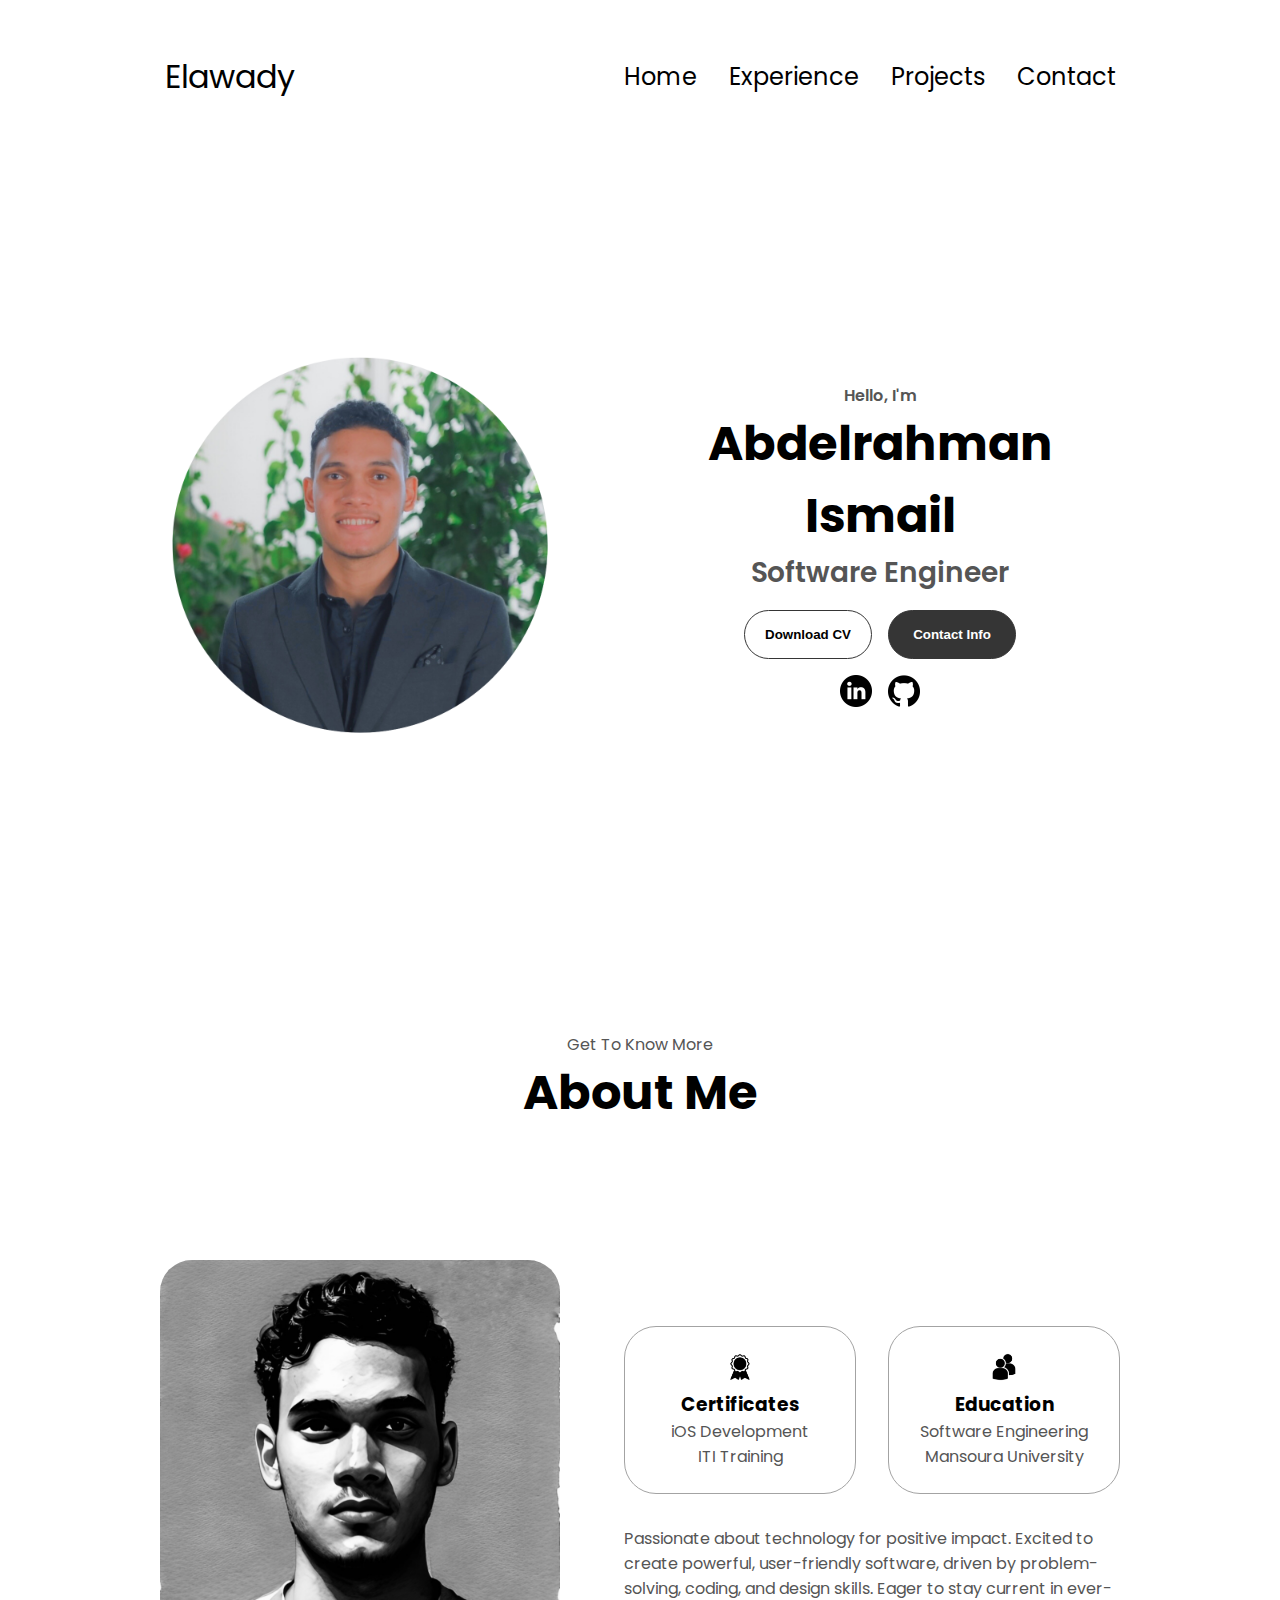
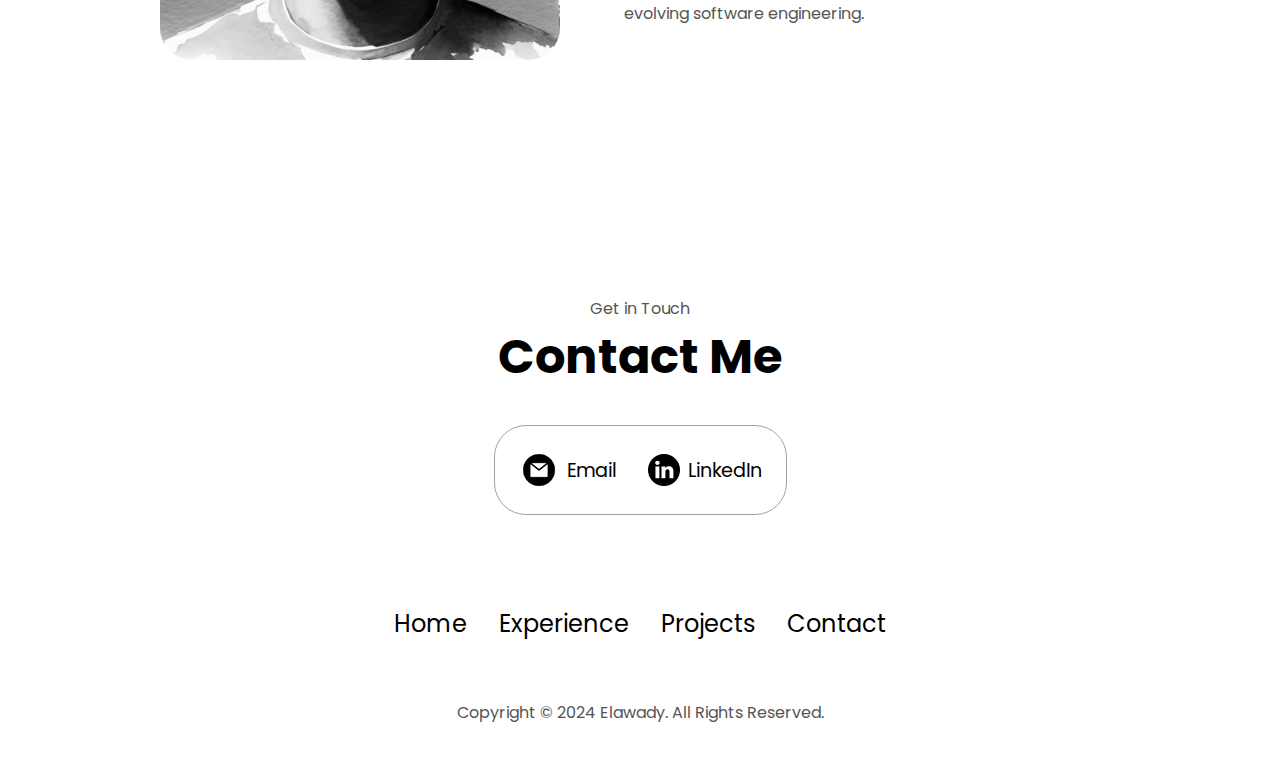
<file: index.html>
<!DOCTYPE html>
<html lang="en">

<head>
  <meta charset="UTF-8">
  <meta name="viewport" content="width=device-width, initial-scale=1.0">
  <title>My Portfolio</title>
  <link rel="stylesheet" href="style.css">
  <link rel="stylesheet" href="mediaqueries.css">
</head>

<body>
  <nav id="desktop-nav">
    <div class="logo">Elawady</div>
    <div>
      <ul class="nav-links">
        <li><a href="/index.html">Home</a></li>
        <li><a href="/experiance.html">Experience</a></li>
        <li><a href="/projects.html">Projects</a></li>
        <li><a href="/contact.html">Contact</a></li>
      </ul>
    </div>
  </nav>

  <nav id="hamburger-nav">
    <div class="logo">Abdelrahman Ismail</div>
    <div class="hamburger-menu">
      <div class="hamburger-icon" onclick="toggleMenu()">
        <span></span>
        <span></span>
        <span></span>
      </div>
      <div class="menu-links">
        <li><a href="#about" onclick="toggleMenu()">About</a></li>
        <li><a href="#experience" onclick="toggleMenu()">Experience</a></li>
        <li><a href="#projects" onclick="toggleMenu()">Projects</a></li>
        <li><a href="#contact" onclick="toggleMenu()">Contact</a></li>
      </div>
    </div>
  </nav>

  <section id="profile">
    <div class="section__pic-container">
      <img src="./assets/profile-pic.png" alt="Abdelrahman Ismail">
    </div>
    <div class="section__text">
      <p class="section__text__p1">Hello, I'm</p>
      <h1 class="title">Abdelrahman Ismail</h1>
      <p class="section__text__p2">Software Engineer</p>
      <div class="btn-container">
        <button class="btn btn-color-2" onclick="window.open('./assets/Abdelrahman-Esmail-Resume.pdf')">
          Download CV
        </button>
        <button class="btn btn-color-1" onclick="location.href='./#contact'">
          Contact Info
        </button>
      </div>
      <div id="socials-container">
        <img src="./assets/linkedin.png" alt="My LinkedIn profile" class="icon"
          onclick="location.href='https://www.linkedin.com/in/abdelrahman-esmail/'" />
        <img src="./assets/github.png" alt="My Github profile" class="icon"
          onclick="location.href='https://github.com/AbdelrahmanEsmail'" />
      </div>
    </div>
    </div>
  </section>

  <section id="about">
    <p class="section__text__p1">Get To Know More</p>
    <h1 class="title">About Me</h1>
    <div class="section-container">
      <div class="section__pic-container">
        <img src="./assets/about-pic.png" alt="Profile picture" class="about-pic" />
      </div>
      <div class="about-details-container">
        <div class="about-containers">
          <div class="details-container">
            <img src="./assets/experience.png" alt="Experience icon" class="icon" />
            <h3>Certificates</h3>
            <p>iOS Development <br />ITI Training</p>
          </div>
          <div class="details-container">
            <img src="./assets/education.png" alt="Education icon" class="icon" />
            <h3>Education</h3>
            <p>Software Engineering<br />Mansoura University</p>
          </div>
        </div>
        <div class="text-container">
          <p>
            Passionate about technology for positive impact. Excited to create powerful, user-friendly software, driven by problem-solving, coding, and design skills. Eager to stay current in ever-evolving software engineering.
          </p>
        </div>
      </div>
    </div>

  </section>

<section id="contact">
  <p class="section__text__p1">Get in Touch</p>
  <h1 class="title">Contact Me</h1>
  <div class="contact-info-upper-container">
    <div class="contact-info-container">
      <img
        src="./assets/email.png"
        alt="Email icon"
        class="icon contact-icon email-icon"
      />
      <p><a href="mailto:pro.abdelrahmanismail@gmail.com">Email</a></p>
    </div>
    <div class="contact-info-container">
      <img
        src="./assets/linkedin.png"
        alt="LinkedIn icon"
        class="icon contact-icon"
      />
      <p><a href="https://www.linkedin.com/in/abdelrahman-esmail/">LinkedIn</a></p>
    </div>
  </div>
</section>

<footer>
  <nav>
    <div class="nav-links-container">
      <ul class="nav-links">
        <li><a href="/index.html">Home</a></li>
        <li><a href="/experiance.html">Experience</a></li>
        <li><a href="/projects.html">Projects</a></li>
        <li><a href="/contact.html">Contact</a></li>
      </ul>
    </div>
  </nav>
  <p>Copyright &#169; 2024 Elawady. All Rights Reserved.</p>
</footer>
<script src="script.js"></script>
</body>
</html>
</file>
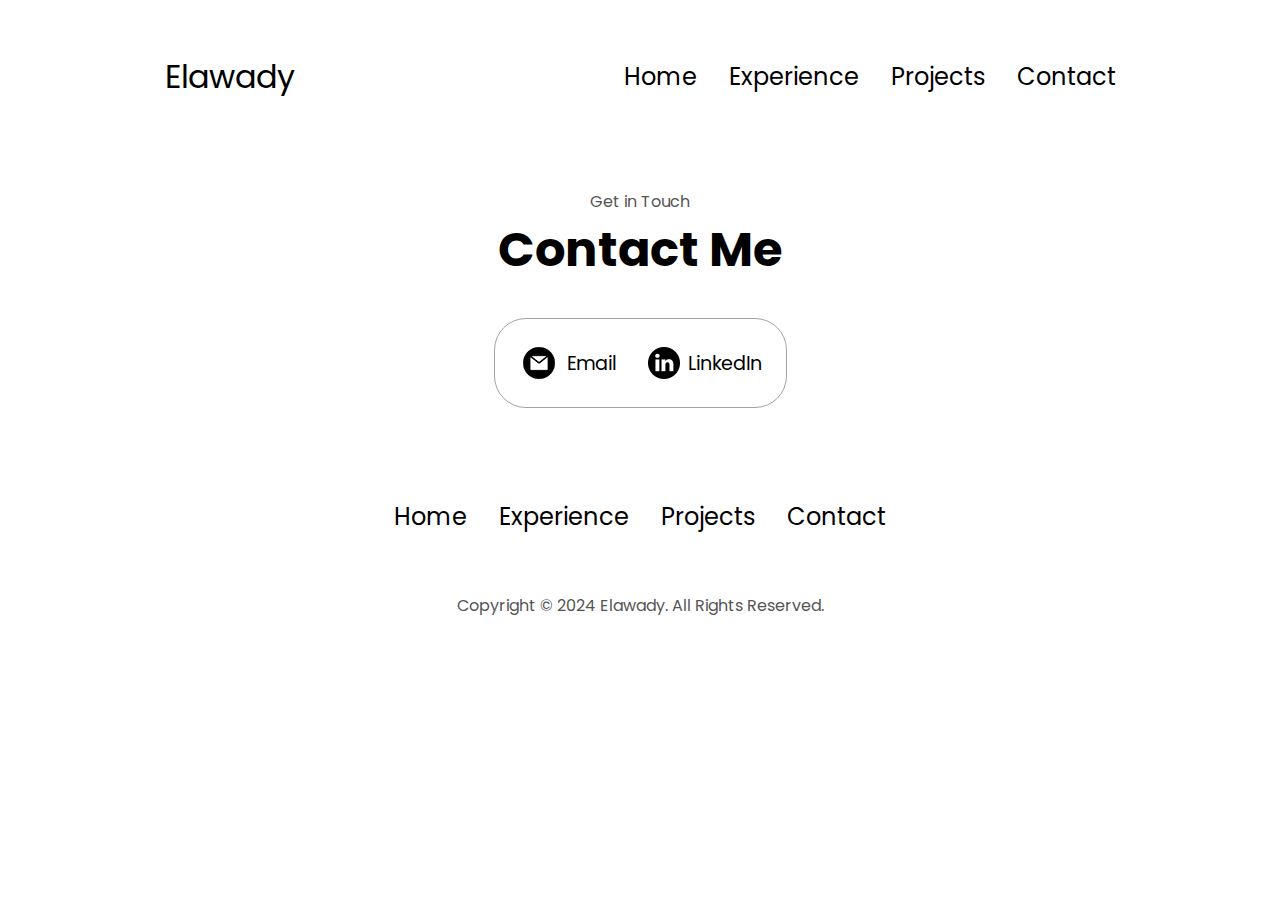
<file: contact.html>
<!DOCTYPE html>
<html lang="en">

<head>
  <meta charset="UTF-8">
  <meta name="viewport" content="width=device-width, initial-scale=1.0">
  <title>My Portfolio</title>
  <link rel="stylesheet" href="style.css">
  <link rel="stylesheet" href="mediaqueries.css">
</head>

<body>
  <nav id="desktop-nav">
    <div class="logo">Elawady</div>
    <div>
      <ul class="nav-links">
        <li><a href="/index.html">Home</a></li>
        <li><a href="/experiance.html">Experience</a></li>
        <li><a href="/projects.html">Projects</a></li>
        <li><a href="/contact.html">Contact</a></li>
      </ul>
    </div>
  </nav>

  <nav id="hamburger-nav">
    <div class="logo">Abdelrahman Ismail</div>
    <div class="hamburger-menu">
      <div class="hamburger-icon" onclick="toggleMenu()">
        <span></span>
        <span></span>
        <span></span>
      </div>
      <div class="menu-links">
        <li><a href="#about" onclick="toggleMenu()">About</a></li>
        <li><a href="#experience" onclick="toggleMenu()">Experience</a></li>
        <li><a href="#projects" onclick="toggleMenu()">Projects</a></li>
        <li><a href="#contact" onclick="toggleMenu()">Contact</a></li>
      </div>
    </div>
  </nav>


<section id="contact">
  <p class="section__text__p1">Get in Touch</p>
  <h1 class="title">Contact Me</h1>
  <div class="contact-info-upper-container">
    <div class="contact-info-container">
      <img
        src="./assets/email.png"
        alt="Email icon"
        class="icon contact-icon email-icon"
      />
      <p><a href="mailto:pro.abdelrahmanismail@gmail.com">Email</a></p>
    </div>
    <div class="contact-info-container">
      <img
        src="./assets/linkedin.png"
        alt="LinkedIn icon"
        class="icon contact-icon"
      />
      <p><a href="https://www.linkedin.com/in/abdelrahman-esmail/">LinkedIn</a></p>
    </div>
  </div>
</section>

<footer>
  <nav>
    <div class="nav-links-container">
      <ul class="nav-links">
        <li><a href="/index.html">Home</a></li>
        <li><a href="/experiance.html">Experience</a></li>
        <li><a href="/projects.html">Projects</a></li>
        <li><a href="/contact.html">Contact</a></li>
      </ul>
    </div>
  </nav>
  <p>Copyright &#169; 2024 Elawady. All Rights Reserved.</p>
</footer>
<script src="script.js"></script>
</body>
</html>
</file>
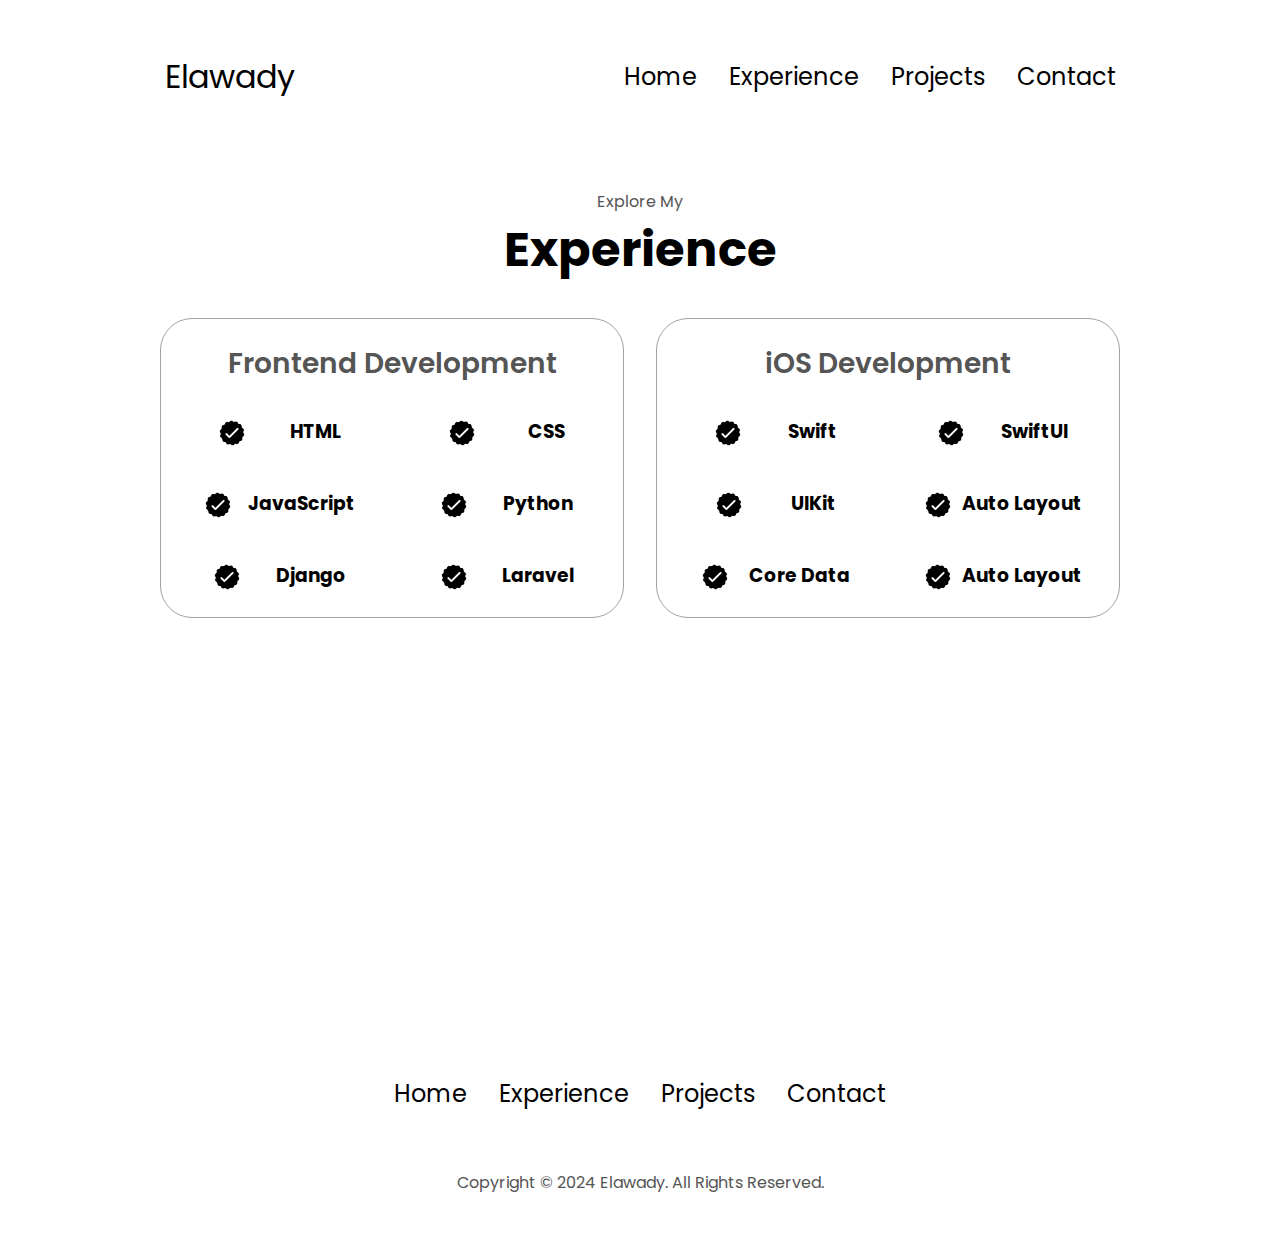
<file: experiance.html>
<!DOCTYPE html>
<html lang="en">

<head>
  <meta charset="UTF-8">
  <meta name="viewport" content="width=device-width, initial-scale=1.0">
  <title>My Portfolio</title>
  <link rel="stylesheet" href="style.css">
  <link rel="stylesheet" href="mediaqueries.css">
</head>

<body>
  <nav id="desktop-nav">
    <div class="logo">Elawady</div>
    <div>
      <ul class="nav-links">
        <li><a href="/index.html">Home</a></li>
        <li><a href="/experiance.html">Experience</a></li>
        <li><a href="/projects.html">Projects</a></li>
        <li><a href="/contact.html">Contact</a></li>
      </ul>
    </div>
  </nav>

  <nav id="hamburger-nav">
    <div class="logo">Abdelrahman Ismail</div>
    <div class="hamburger-menu">
      <div class="hamburger-icon" onclick="toggleMenu()">
        <span></span>
        <span></span>
        <span></span>
      </div>
      <div class="menu-links">
        <li><a href="#about" onclick="toggleMenu()">About</a></li>
        <li><a href="#experience" onclick="toggleMenu()">Experience</a></li>
        <li><a href="#projects" onclick="toggleMenu()">Projects</a></li>
        <li><a href="#contact" onclick="toggleMenu()">Contact</a></li>
      </div>
    </div>
  </nav>


  <section id="experience">
    <p class="section__text__p1">Explore My</p>
    <h1 class="title">Experience</h1>
    <div class="experience-details-container">
      <div class="about-containers">
        <div class="details-container">
          <h2 class="experience-sub-title">Frontend Development</h2>
          <div class="article-container">
            <article>
              <img
                src="./assets/checkmark.png"
                alt="Experience icon"
                class="icon"
              />
              <div>
                <h3>HTML</h3>
              </div>
            </article>
            <article>
              <img
                src="./assets/checkmark.png"
                alt="Experience icon"
                class="icon"
              />
              <div>
                <h3>CSS</h3>
              </div>
            </article>
            <article>
              <img
                src="./assets/checkmark.png"
                alt="Experience icon"
                class="icon"
              />
              <div>
                <h3>JavaScript</h3>
              </div>
            </article>
            <article>
              <img
                src="./assets/checkmark.png"
                alt="Experience icon"
                class="icon"
              />
              <div>
                <h3>Python</h3>
              </div>
            </article>
            <article>
              <img
                src="./assets/checkmark.png"
                alt="Experience icon"
                class="icon"
              />
              <div>
                <h3>Django</h3>
              </div>
            </article>
            <article>
              <img
                src="./assets/checkmark.png"
                alt="Experience icon"
                class="icon"
              />
              <div>
                <h3>Laravel</h3>
              </div>
            </article>
          </div>
        </div>
        <div class="details-container">
          <h2 class="experience-sub-title">iOS Development</h2>
          <div class="article-container">
            <article>
              <img
                src="./assets/checkmark.png"
                alt="Experience icon"
                class="icon"
              />
              <div>
                <h3>Swift</h3>
              </div>
            </article>
            <article>
              <img
                src="./assets/checkmark.png"
                alt="Experience icon"
                class="icon"
              />
              <div>
                <h3>SwiftUI</h3>
              </div>
            </article>
            <article>
              <img
                src="./assets/checkmark.png"
                alt="Experience icon"
                class="icon"
              />
              <div>
                <h3>UIKit</h3>
              </div>
            </article>
            <article>
              <img
                src="./assets/checkmark.png"
                alt="Experience icon"
                class="icon"
              />
              <div>
                <h3>Auto Layout</h3>
              </div>
            </article>
            <article>
              <img
                src="./assets/checkmark.png"
                alt="Experience icon"
                class="icon"
              />
              <div>
                <h3>Core Data</h3>
              </div>
            </article>
            <article>
              <img
                src="./assets/checkmark.png"
                alt="Experience icon"
                class="icon"
              />
              <div>
                <h3>Auto Layout</h3>
              </div>
            </article>
          </div>
        </div>
      </div>
    </div>
  </section>
</section>

<footer>
  <nav>
    <div class="nav-links-container">
      <ul class="nav-links">
        <li><a href="/index.html">Home</a></li>
        <li><a href="/experiance.html">Experience</a></li>
        <li><a href="/projects.html">Projects</a></li>
        <li><a href="/contact.html">Contact</a></li>
      </ul>
    </div>
  </nav>
  <p>Copyright &#169; 2024 Elawady. All Rights Reserved.</p>
</footer>
<script src="script.js"></script>
</body>
</html>
</file>
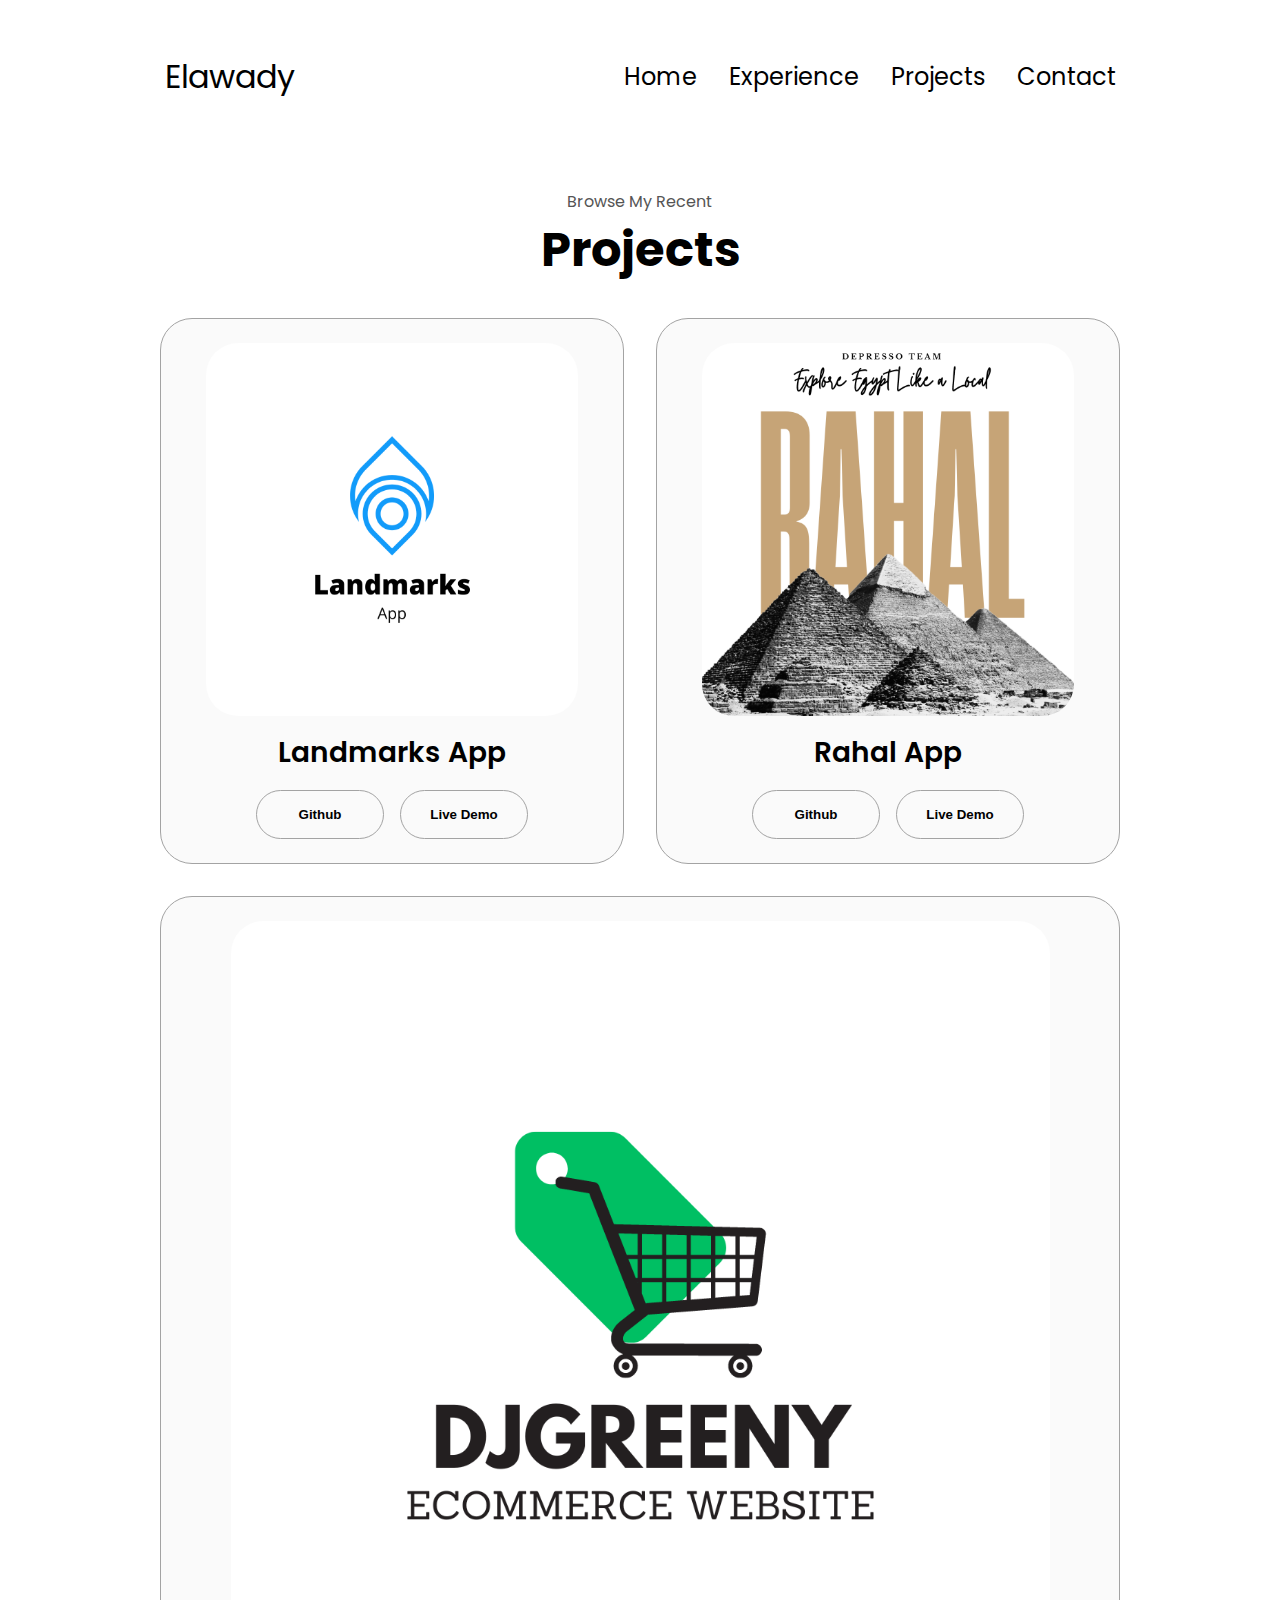
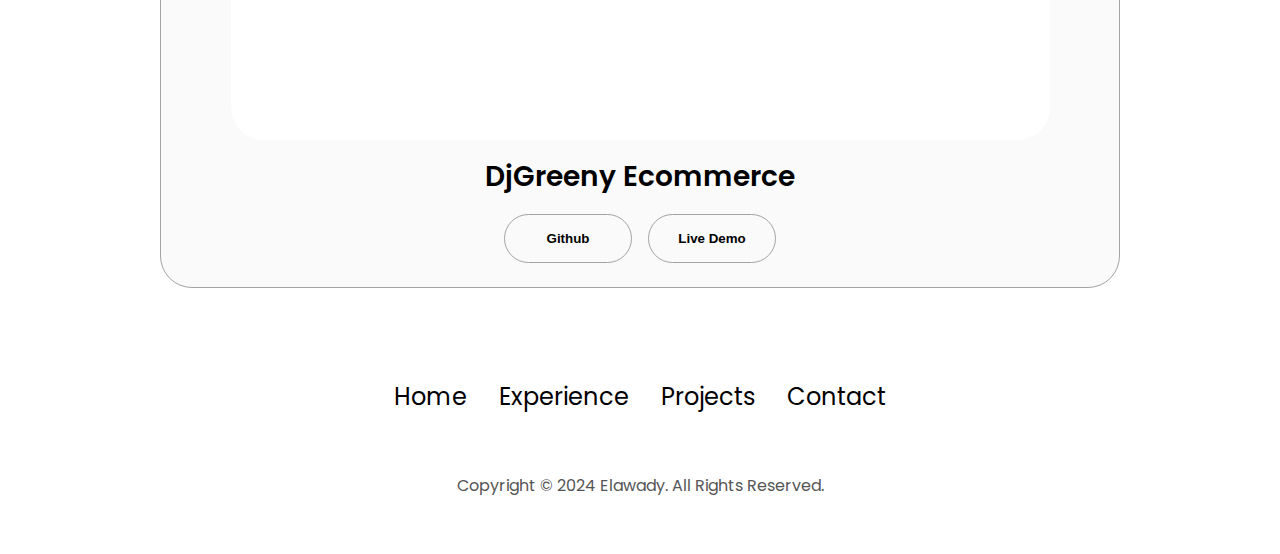
<file: projects.html>
<!DOCTYPE html>
<html lang="en">

<head>
  <meta charset="UTF-8">
  <meta name="viewport" content="width=device-width, initial-scale=1.0">
  <title>My Portfolio</title>
  <link rel="stylesheet" href="style.css">
  <link rel="stylesheet" href="mediaqueries.css">
</head>

<body>
  <nav id="desktop-nav">
    <div class="logo">Elawady</div>
    <div>
      <ul class="nav-links">
        <li><a href="/index.html">Home</a></li>
        <li><a href="/experiance.html">Experience</a></li>
        <li><a href="/projects.html">Projects</a></li>
        <li><a href="/contact.html">Contact</a></li>
      </ul>
    </div>
  </nav>

  <nav id="hamburger-nav">
    <div class="logo">Abdelrahman Ismail</div>
    <div class="hamburger-menu">
      <div class="hamburger-icon" onclick="toggleMenu()">
        <span></span>
        <span></span>
        <span></span>
      </div>
      <div class="menu-links">
        <li><a href="#about" onclick="toggleMenu()">About</a></li>
        <li><a href="#experience" onclick="toggleMenu()">Experience</a></li>
        <li><a href="#projects" onclick="toggleMenu()">Projects</a></li>
        <li><a href="#contact" onclick="toggleMenu()">Contact</a></li>
      </div>
    </div>
  </nav>
</section>
<section id="projects">
  <p class="section__text__p1">Browse My Recent</p>
  <h1 class="title">Projects</h1>
  <div class="experience-details-container">
    <div class="about-containers">
      <div class="details-container color-container">
        <div class="article-container">
          <img
            src="./assets/project-1.png"
            alt="Project 1"
            class="project-img"
          />
        </div>
        <h2 class="experience-sub-title project-title">Landmarks App</h2>
        <div class="btn-container">
          <button
            class="btn btn-color-2 project-btn"
            onclick="location.href='https://github.com/AbdelrahmanEsmail/Landmarks'"
          >
            Github
          </button>
          <button
            class="btn btn-color-2 project-btn"
            onclick="location.href='https://github.com/'"
          >
            Live Demo
          </button>
        </div>
      </div>
      <div class="details-container color-container">
        <div class="article-container">
          <img
            src="./assets/project-2.png"
            alt="Project 2"
            class="project-img"
          />
        </div>
        <h2 class="experience-sub-title project-title">Rahal App</h2>
        <div class="btn-container">
          <button
            class="btn btn-color-2 project-btn"
            onclick="location.href='https://github.com/AbdelrahmanEsmail/Rahal'"
          >
            Github
          </button>
          <button
            class="btn btn-color-2 project-btn"
            onclick="location.href='https://github.com/'"
          >
            Live Demo
          </button>
        </div>
      </div>
      <div class="details-container color-container">
        <div class="article-container">
          <img
            src="./assets/project-3.png"
            alt="Project 3"
            class="project-img"
          />
        </div>
        <h2 class="experience-sub-title project-title">DjGreeny Ecommerce</h2>
        <div class="btn-container">
          <button
            class="btn btn-color-2 project-btn"
            onclick="location.href='https://github.com/AbdelrahmanEsmail/djGreeny-Project'"
          >
            Github
          </button>
          <button
            class="btn btn-color-2 project-btn"
            onclick="location.href='https://github.com/'"
          >
            Live Demo
          </button>
        </div>
      </div>
    </div>
  </div>
</section>

<footer>
  <nav>
    <div class="nav-links-container">
      <ul class="nav-links">
        <li><a href="/index.html">Home</a></li>
        <li><a href="/experiance.html">Experience</a></li>
        <li><a href="/projects.html">Projects</a></li>
        <li><a href="/contact.html">Contact</a></li>
      </ul>
    </div>
  </nav>
  <p>Copyright &#169; 2024 Elawady. All Rights Reserved.</p>
</footer>
<script src="script.js"></script>
</body>
</html>
</file>
<file: style.css>
/* GENERAL */

@import url("https://fonts.googleapis.com/css2?family=Poppins:wght@300;400;500;600&display=swap");

* {
  margin: 0;
  padding: 0;
}

body {
  font-family: "Poppins", sans-serif;
}

html {
  scroll-behavior: smooth;
}

p {
  color: rgb(85, 85, 85);
}

/* TRANSITION */

a,
.btn{
  transition: all 300ms ease;
}

/* DESKTOP NAV */

nav,
.nav-links {
  display: flex;
}

nav {
  justify-content: space-around;
  align-items: center;
  height: 17vh;
}

.nav-links {
  gap: 2rem;
  list-style: none;
  font-size: 1.5rem;
}

a {
  color: black;
  text-decoration: none;
  text-decoration-color: white;
}

a:hover {
  color: grey;
  text-decoration: underline;
  text-underline-offset: 1rem;
  text-decoration-color: rgb(181, 181, 181);
}

.logo {
  font-size: 2rem;
}

.logo:hover {
  cursor: default;
}

/* HAMBURGER MENU */

#hamburger-nav {
  display: none;
}

.hamburger-menu {
  position: relative;
  display: inline-block;
}

.hamburger-icon {
  display: flex;
  justify-content: space-between;
  flex-direction:column;
  height: 24px;
  width: 30px;
  cursor: pointer;
}

.hamburger-icon span {
  width: 100%;
  height: 2px;
  background-color: black;
  transition: all 0.3 ease-in-out;
}

.menu-links {
  position: absolute;
  top: 100%;
  right: 0;
  background-color: white;
  width: fit-content;
  max-height: 0;
  overflow: hidden;
  transition: all 0.3 ease-in-out;
}

.menu-links a {
  display: block;
  padding: 10px;
  text-align: center;
  font-size: 1.5rem;
  color: black;
  text-decoration: none;
  transition: all 0.3 ease-in-out;
}

.menu-links li {
  list-style: none;
}

.menu-links.open {
  max-height: 300px;
}

.hamburger-icon.open span:first-child {
  transform: rotate(45deg) translate(10px, 5px);
}

.hamburger-icon.open span:nth-child(2) {
  opacity: 0;
}

.hamburger-icon.open span:last-child {
  transform: rotate(-45deg) translate(10px, -5px);
}

.hamburger-icon span:first-child {
  transform: none;
}

.hamburger-icon span:first-child {
  opacity: 1;
}

.hamburger-icon span:first-child {
  transform: none;
}

/* SECTIONS */

section {
padding-top: 4vh;
height: 96vh;
margin: 0 10rem;
box-sizing: border-box;
min-height: fit-content;
}

.section-container {
  display: flex;
}

/* PROFILE SECTION */

#profile {
  display: flex;
  justify-content: center;
  gap: 5rem;
  height: 80vh;
}

.section__pic-container {
  display: flex;
  height: 400px;
  width: 400px;
  margin: auto 0;
}

.section__text {
  align-self: center;
  text-align: center;
}

.section__text p {
  font-weight: 600;
}

.section__text__p1 {
  text-align: center;
}

.section__text__p2 {
  font-size: 1.75rem;
  margin-bottom: 1rem;
}

.title {
  font-size: 3rem;
  text-align: center;
}

#socials-container {
  display: flex;
  justify-content: center;
  margin-top: 1rem;
  gap: 1rem;
}

/* ICONS */

.icon {
  cursor: pointer;
  height: 2rem;
}

/* BUTTONS */

.btn-container {
  display: flex;
  justify-content: center;
  gap: 1rem;
}

.btn {
  font-weight: 600;
  transition: all 300ms ease;
  padding: 1rem;
  width: 8rem;
  border-radius: 2rem;
}

.btn-color-1,
.btn-color-2 {
  border: rgb(53, 53, 53) 0.1rem solid;
}

.btn-color-1:hover,
.btn-color-2:hover {
  cursor: pointer;
}

.btn-color-1,
.btn-color-2:hover {
  background: rgb(53, 53, 53);
  color: white;
}

.btn-color-1:hover {
  background: rgb(0, 0, 0);
}

.btn-color-2 {
  background: none;
}

.btn-color-2:hover {
  border: rgb(255, 255, 255) 0.1rem solid;
}

.btn-container {
  gap: 1rem;
}

/* ABOUT SECTION */

#about {
  position: relative;
}

.about-containers {
  gap: 2rem;
  margin-bottom: 2rem;
  margin-top: 2rem;
}

.about-details-container {
  justify-content: center;
  flex-direction: column;
}

.about-containers,
.about-details-container {
  display: flex;
}

.about-pic {
  border-radius: 2rem;
}

.arrow {
  position: absolute;
  right: -5rem;
  bottom: 2.5rem;
}

.details-container {
  padding: 1.5rem;
  flex: 1;
  background: white;
  border-radius: 2rem;
  border: rgb(53, 53, 53) 0.1rem solid;
  border-color: rgb(163, 163, 163);
  text-align: center;
}

.section-container {
  gap: 4rem;
  height: 80%;
}

.section__pic-container {
  height: 400px;
  width: 400px;
  margin: auto 0;
}

/* EXPERIENCE SECTION */

#experience {
  position: relative;
}

.experience-sub-title {
  color: rgb(85, 85, 85);
  font-weight: 600;
  font-size: 1.75rem;
  margin-bottom: 2rem;
}

.experience-details-container {
  display: flex;
  justify-content: center;
  flex-direction: column;
}

.article-container {
  display: flex;
  text-align: initial;
  flex-wrap: wrap;
  flex-direction: row;
  gap: 2.5rem;
  justify-content: space-around;
}

article {
  display: flex;
  width: 10rem;
  justify-content: space-around;
  gap: 0.5rem;
}

article .icon {
  cursor: default;
}

/* PROJECTS SECTION */

#projects {
  position: relative;
}

.color-container {
  border-color: rgb(163, 163, 163);
  background: rgb(250, 250, 250);
}

.project-img {
  border-radius: 2rem;
  width: 90%;
  height: 90%;
}

.project-title {
  margin: 1rem;
  color: black;
}

.project-btn {
  color: black;
  border-color: rgb(163, 163, 163);
}

/* CONTACT */

#contact {
  display: flex;
  justify-content: center;
  flex-direction: column;
  height: 70vh;
}

.contact-info-upper-container {
  display: flex;
  justify-content: center;
  border-radius: 2rem;
  border: rgb(53, 53, 53) 0.1rem solid;
  border-color: rgb(163, 163, 163);
  background: (250, 250, 250);
  margin: 2rem auto;
  padding: 0.5rem;
}

.contact-info-container {
  display: flex;
  align-items: center;
  justify-content: center;
  gap: 0.5rem;
  margin: 1rem;
}

.contact-info-container p {
  font-size: larger;
}

.contact-icon {
  cursor: default;
}

.email-icon {
  height: 2.5rem;
}

/* FOOTER SECTION */

footer {
  height: 26vh;
  margin: 0 1rem;
}

footer p {
  text-align: center;
}
</file>
<file: mediaqueries.css>
@media screen and (max-width: 1400px) {
  #profile {
    height: 83vh;
    margin-bottom: 6rem;
  }
  .about-containers {
    flex-wrap: wrap;
  }
  #contact,
  #projects {
    height: fit-content;
  }
}

@media screen and (max-width: 1200px) {
  #desktop-nav {
    display: none;
  }
  #hamburger-nav {
    display: flex;
  }
  #experience,
  .experience-details-container {
    margin-top: 2rem;
  }
  #profile,
  .section-container {
    display: block;
  }
  .arrow {
    display: none;
  }
  section,
  .section-container {
    height: fit-content;
  }
  section {
    margin: 0 5%;
  }
  .section__pic-container {
    width: 275px;
    height: 275px;
    margin: 0 auto 2rem;
  }
  .about-containers {
    margin-top: 0;
  }
}

@media screen and (max-width: 600px) {
  #contact,
  footer {
    height: 40vh;
  }
  #profile {
    height: 83vh;
    margin-bottom: 0;
  }
  article {
    font-size: 1rem;
  }
  footer nav {
    height: fit-content;
    margin-bottom: 2rem;
  }
  .about-containers,
  .contact-info-upper-container,
  .btn-container {
    flex-wrap: wrap;
  }
  .contact-info-container {
    margin: 0;
  }
  .contact-info-container p,
  .nav-links li a {
    font-size: 1rem;
  }
  .experience-sub-title {
    font-size: 1.25rem;
  }
  .logo {
    font-size: 1.5rem;
  }
  .nav-links {
    flex-direction: column;
    gap: 0.5rem;
    text-align: center;
  }
  .section__pic-container {
    width: auto;
    height: 46vw;
    justify-content: center;
  }
  .section__text__p2 {
    font-size: 1.25rem;
  }
  .title {
    font-size: 2rem;
  }
  .text-container {
    text-align: justify;
  }
}
</file>
